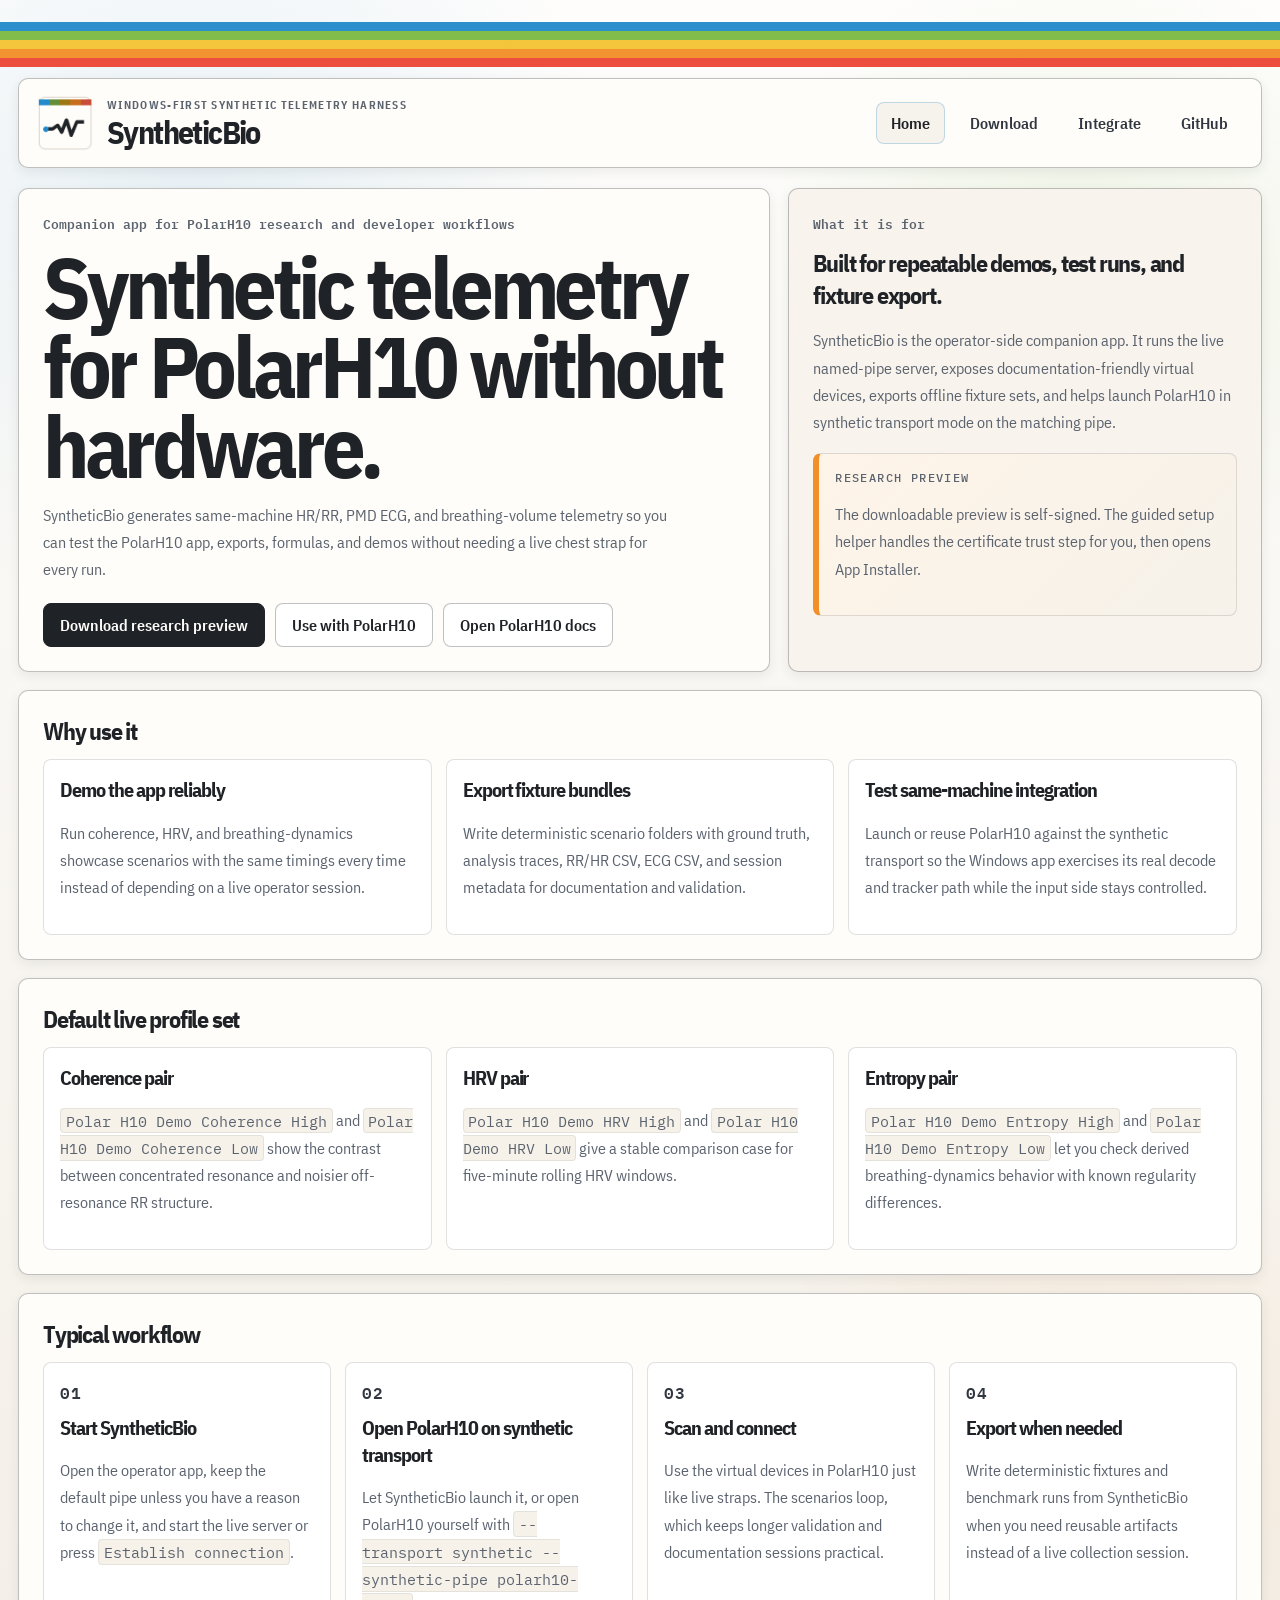
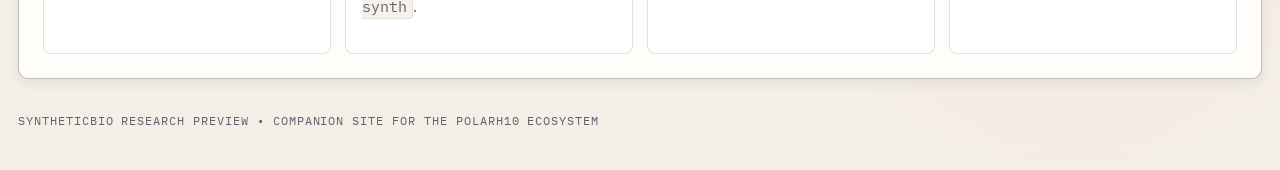
<file: docs/index.html>
<!DOCTYPE html>
<html lang="en">
<head>
  <meta charset="utf-8" />
  <meta name="viewport" content="width=device-width, initial-scale=1" />
  <title>SyntheticBio</title>
  <meta name="description" content="Windows-first synthetic HR/RR, PMD ECG, and breathing telemetry harness for same-machine PolarH10 testing." />
  <link rel="icon" href="assets/syntheticbio-stripe-mark.png" type="image/png" />
  <link rel="stylesheet" href="assets/site.css" />
</head>
<body>
  <div class="site-shell">
    <header class="site-header">
      <a class="brand" href="./index.html">
        <img src="assets/syntheticbio-stripe-mark.png" alt="SyntheticBio mark" />
        <div class="brand-copy">
          <span>Windows-first synthetic telemetry harness</span>
          <strong>SyntheticBio</strong>
        </div>
      </a>
      <nav class="top-nav" aria-label="Primary">
        <a class="active" href="./index.html">Home</a>
        <a href="./download.html">Download</a>
        <a href="./integration.html">Integrate</a>
        <a href="https://github.com/MesmerPrism/SyntheticBio">GitHub</a>
      </nav>
    </header>

    <main class="layout">
      <section class="hero">
        <article class="panel hero-copy">
          <div class="page-marker">Companion app for PolarH10 research and developer workflows</div>
          <h1>Synthetic telemetry for PolarH10 without hardware.</h1>
          <p class="lead">SyntheticBio generates same-machine HR/RR, PMD ECG, and breathing-volume telemetry so you can test the PolarH10 app, exports, formulas, and demos without needing a live chest strap for every run.</p>
          <div class="button-row">
            <a class="button primary" href="./download.html">Download research preview</a>
            <a class="button" href="./integration.html">Use with PolarH10</a>
            <a class="button" href="https://mesmerprism.github.io/PolarH10/">Open PolarH10 docs</a>
          </div>
        </article>

        <aside class="panel hero-aside">
          <div class="page-marker">What it is for</div>
          <h2>Built for repeatable demos, test runs, and fixture export.</h2>
          <p>SyntheticBio is the operator-side companion app. It runs the live named-pipe server, exposes documentation-friendly virtual devices, exports offline fixture sets, and helps launch PolarH10 in synthetic transport mode on the matching pipe.</p>
          <div class="note-card">
            <span class="caption-title">Research Preview</span>
            <p>The downloadable preview is self-signed. The guided setup helper handles the certificate trust step for you, then opens App Installer.</p>
          </div>
        </aside>
      </section>

      <section class="panel">
        <h2>Why use it</h2>
        <div class="card-grid">
          <article class="card">
            <h3>Demo the app reliably</h3>
            <p>Run coherence, HRV, and breathing-dynamics showcase scenarios with the same timings every time instead of depending on a live operator session.</p>
          </article>
          <article class="card">
            <h3>Export fixture bundles</h3>
            <p>Write deterministic scenario folders with ground truth, analysis traces, RR/HR CSV, ECG CSV, and session metadata for documentation and validation.</p>
          </article>
          <article class="card">
            <h3>Test same-machine integration</h3>
            <p>Launch or reuse PolarH10 against the synthetic transport so the Windows app exercises its real decode and tracker path while the input side stays controlled.</p>
          </article>
        </div>
      </section>

      <section class="panel">
        <h2>Default live profile set</h2>
        <div class="card-grid">
          <article class="card">
            <h3>Coherence pair</h3>
            <p><code>Polar H10 Demo Coherence High</code> and <code>Polar H10 Demo Coherence Low</code> show the contrast between concentrated resonance and noisier off-resonance RR structure.</p>
          </article>
          <article class="card">
            <h3>HRV pair</h3>
            <p><code>Polar H10 Demo HRV High</code> and <code>Polar H10 Demo HRV Low</code> give a stable comparison case for five-minute rolling HRV windows.</p>
          </article>
          <article class="card">
            <h3>Entropy pair</h3>
            <p><code>Polar H10 Demo Entropy High</code> and <code>Polar H10 Demo Entropy Low</code> let you check derived breathing-dynamics behavior with known regularity differences.</p>
          </article>
        </div>
      </section>

      <section class="panel">
        <h2>Typical workflow</h2>
        <div class="step-grid">
          <article class="step-card">
            <span class="step-no">01</span>
            <h3>Start SyntheticBio</h3>
            <p>Open the operator app, keep the default pipe unless you have a reason to change it, and start the live server or press <code>Establish connection</code>.</p>
          </article>
          <article class="step-card">
            <span class="step-no">02</span>
            <h3>Open PolarH10 on synthetic transport</h3>
            <p>Let SyntheticBio launch it, or open PolarH10 yourself with <code>--transport synthetic --synthetic-pipe polarh10-synth</code>.</p>
          </article>
          <article class="step-card">
            <span class="step-no">03</span>
            <h3>Scan and connect</h3>
            <p>Use the virtual devices in PolarH10 just like live straps. The scenarios loop, which keeps longer validation and documentation sessions practical.</p>
          </article>
          <article class="step-card">
            <span class="step-no">04</span>
            <h3>Export when needed</h3>
            <p>Write deterministic fixtures and benchmark runs from SyntheticBio when you need reusable artifacts instead of a live collection session.</p>
          </article>
        </div>
      </section>
    </main>

    <footer class="footer">
      SyntheticBio research preview • companion site for the PolarH10 ecosystem
    </footer>
  </div>
</body>
</html>
</file>
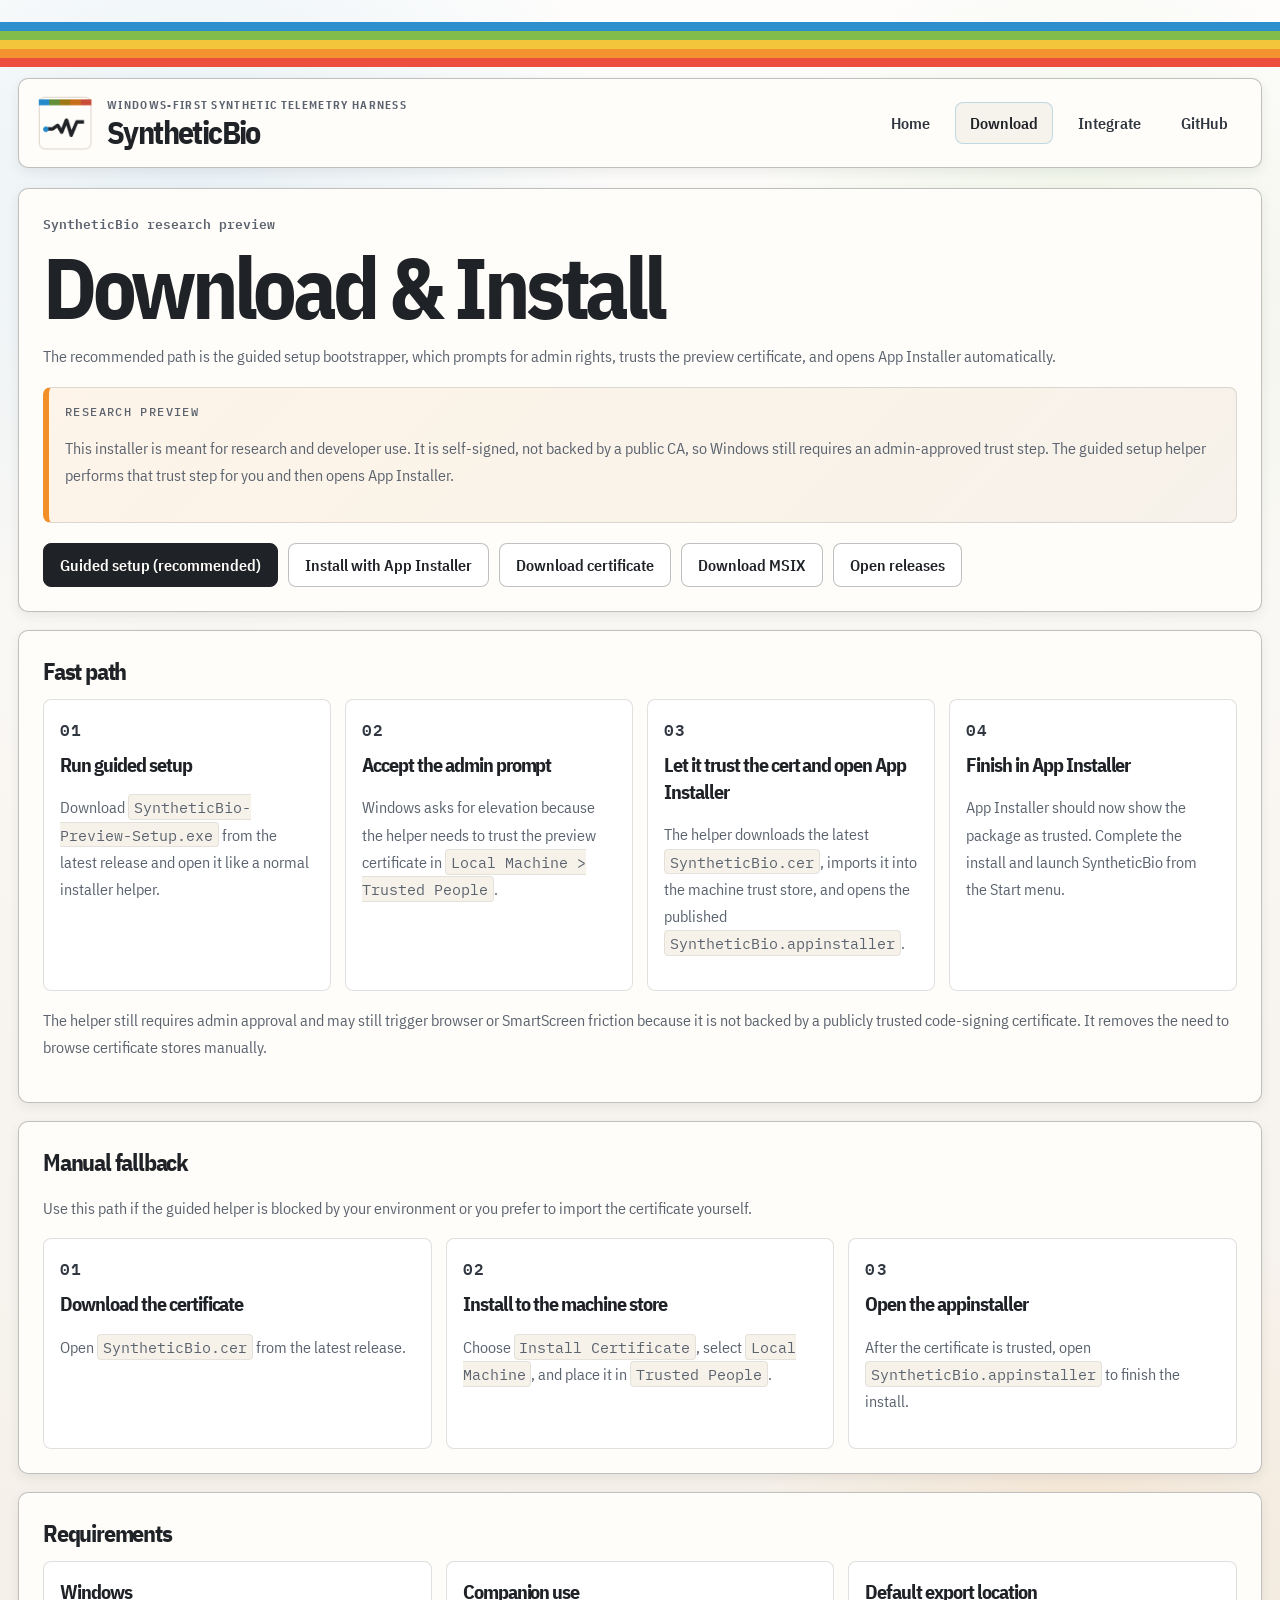
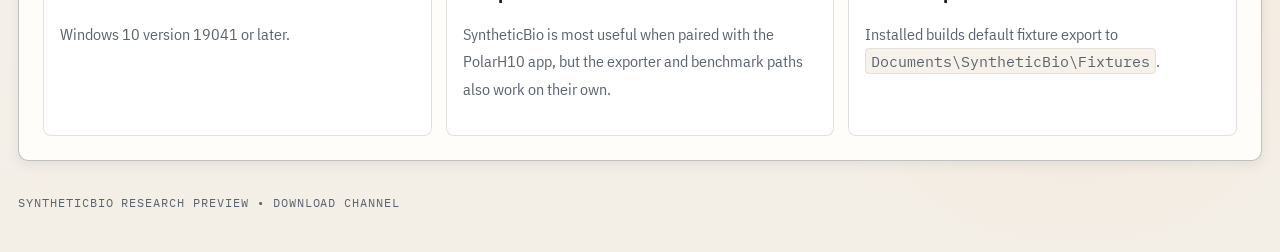
<file: docs/download.html>
<!DOCTYPE html>
<html lang="en">
<head>
  <meta charset="utf-8" />
  <meta name="viewport" content="width=device-width, initial-scale=1" />
  <title>Download & Install | SyntheticBio</title>
  <meta name="description" content="Install the SyntheticBio Windows research preview from the latest public release using the guided setup bootstrapper." />
  <link rel="icon" href="assets/syntheticbio-stripe-mark.png" type="image/png" />
  <link rel="stylesheet" href="assets/site.css" />
</head>
<body>
  <div class="site-shell">
    <header class="site-header">
      <a class="brand" href="./index.html">
        <img src="assets/syntheticbio-stripe-mark.png" alt="SyntheticBio mark" />
        <div class="brand-copy">
          <span>Windows-first synthetic telemetry harness</span>
          <strong>SyntheticBio</strong>
        </div>
      </a>
      <nav class="top-nav" aria-label="Primary">
        <a href="./index.html">Home</a>
        <a class="active" href="./download.html">Download</a>
        <a href="./integration.html">Integrate</a>
        <a href="https://github.com/MesmerPrism/SyntheticBio">GitHub</a>
      </nav>
    </header>

    <main class="layout">
      <section class="panel">
        <div class="page-marker">SyntheticBio research preview</div>
        <h1 class="page-title">Download & Install</h1>
        <p class="page-intro">The recommended path is the guided setup bootstrapper, which prompts for admin rights, trusts the preview certificate, and opens App Installer automatically.</p>

        <div class="note-card">
          <span class="caption-title">Research Preview</span>
          <p>This installer is meant for research and developer use. It is self-signed, not backed by a public CA, so Windows still requires an admin-approved trust step. The guided setup helper performs that trust step for you and then opens App Installer.</p>
        </div>

        <div class="button-row">
          <a class="button primary" href="https://github.com/MesmerPrism/SyntheticBio/releases/latest/download/SyntheticBio-Preview-Setup.exe">Guided setup (recommended)</a>
          <a class="button" href="ms-appinstaller:?source=https://github.com/MesmerPrism/SyntheticBio/releases/latest/download/SyntheticBio.appinstaller">Install with App Installer</a>
          <a class="button" href="https://github.com/MesmerPrism/SyntheticBio/releases/latest/download/SyntheticBio.cer">Download certificate</a>
          <a class="button" href="https://github.com/MesmerPrism/SyntheticBio/releases/latest/download/SyntheticBio.msix">Download MSIX</a>
          <a class="button" href="https://github.com/MesmerPrism/SyntheticBio/releases">Open releases</a>
        </div>
      </section>

      <section class="panel">
        <h2>Fast path</h2>
        <div class="step-grid">
          <article class="step-card">
            <span class="step-no">01</span>
            <h3>Run guided setup</h3>
            <p>Download <code>SyntheticBio-Preview-Setup.exe</code> from the latest release and open it like a normal installer helper.</p>
          </article>
          <article class="step-card">
            <span class="step-no">02</span>
            <h3>Accept the admin prompt</h3>
            <p>Windows asks for elevation because the helper needs to trust the preview certificate in <code>Local Machine &gt; Trusted People</code>.</p>
          </article>
          <article class="step-card">
            <span class="step-no">03</span>
            <h3>Let it trust the cert and open App Installer</h3>
            <p>The helper downloads the latest <code>SyntheticBio.cer</code>, imports it into the machine trust store, and opens the published <code>SyntheticBio.appinstaller</code>.</p>
          </article>
          <article class="step-card">
            <span class="step-no">04</span>
            <h3>Finish in App Installer</h3>
            <p>App Installer should now show the package as trusted. Complete the install and launch SyntheticBio from the Start menu.</p>
          </article>
        </div>
        <p>The helper still requires admin approval and may still trigger browser or SmartScreen friction because it is not backed by a publicly trusted code-signing certificate. It removes the need to browse certificate stores manually.</p>
      </section>

      <section class="panel">
        <h2>Manual fallback</h2>
        <p>Use this path if the guided helper is blocked by your environment or you prefer to import the certificate yourself.</p>
        <div class="step-grid">
          <article class="step-card">
            <span class="step-no">01</span>
            <h3>Download the certificate</h3>
            <p>Open <code>SyntheticBio.cer</code> from the latest release.</p>
          </article>
          <article class="step-card">
            <span class="step-no">02</span>
            <h3>Install to the machine store</h3>
            <p>Choose <code>Install Certificate</code>, select <code>Local Machine</code>, and place it in <code>Trusted People</code>.</p>
          </article>
          <article class="step-card">
            <span class="step-no">03</span>
            <h3>Open the appinstaller</h3>
            <p>After the certificate is trusted, open <code>SyntheticBio.appinstaller</code> to finish the install.</p>
          </article>
        </div>
      </section>

      <section class="panel">
        <h2>Requirements</h2>
        <div class="card-grid">
          <article class="card">
            <h3>Windows</h3>
            <p>Windows 10 version 19041 or later.</p>
          </article>
          <article class="card">
            <h3>Companion use</h3>
            <p>SyntheticBio is most useful when paired with the PolarH10 app, but the exporter and benchmark paths also work on their own.</p>
          </article>
          <article class="card">
            <h3>Default export location</h3>
            <p>Installed builds default fixture export to <code>Documents\SyntheticBio\Fixtures</code>.</p>
          </article>
        </div>
      </section>
    </main>

    <footer class="footer">
      SyntheticBio research preview • download channel
    </footer>
  </div>
</body>
</html>
</file>
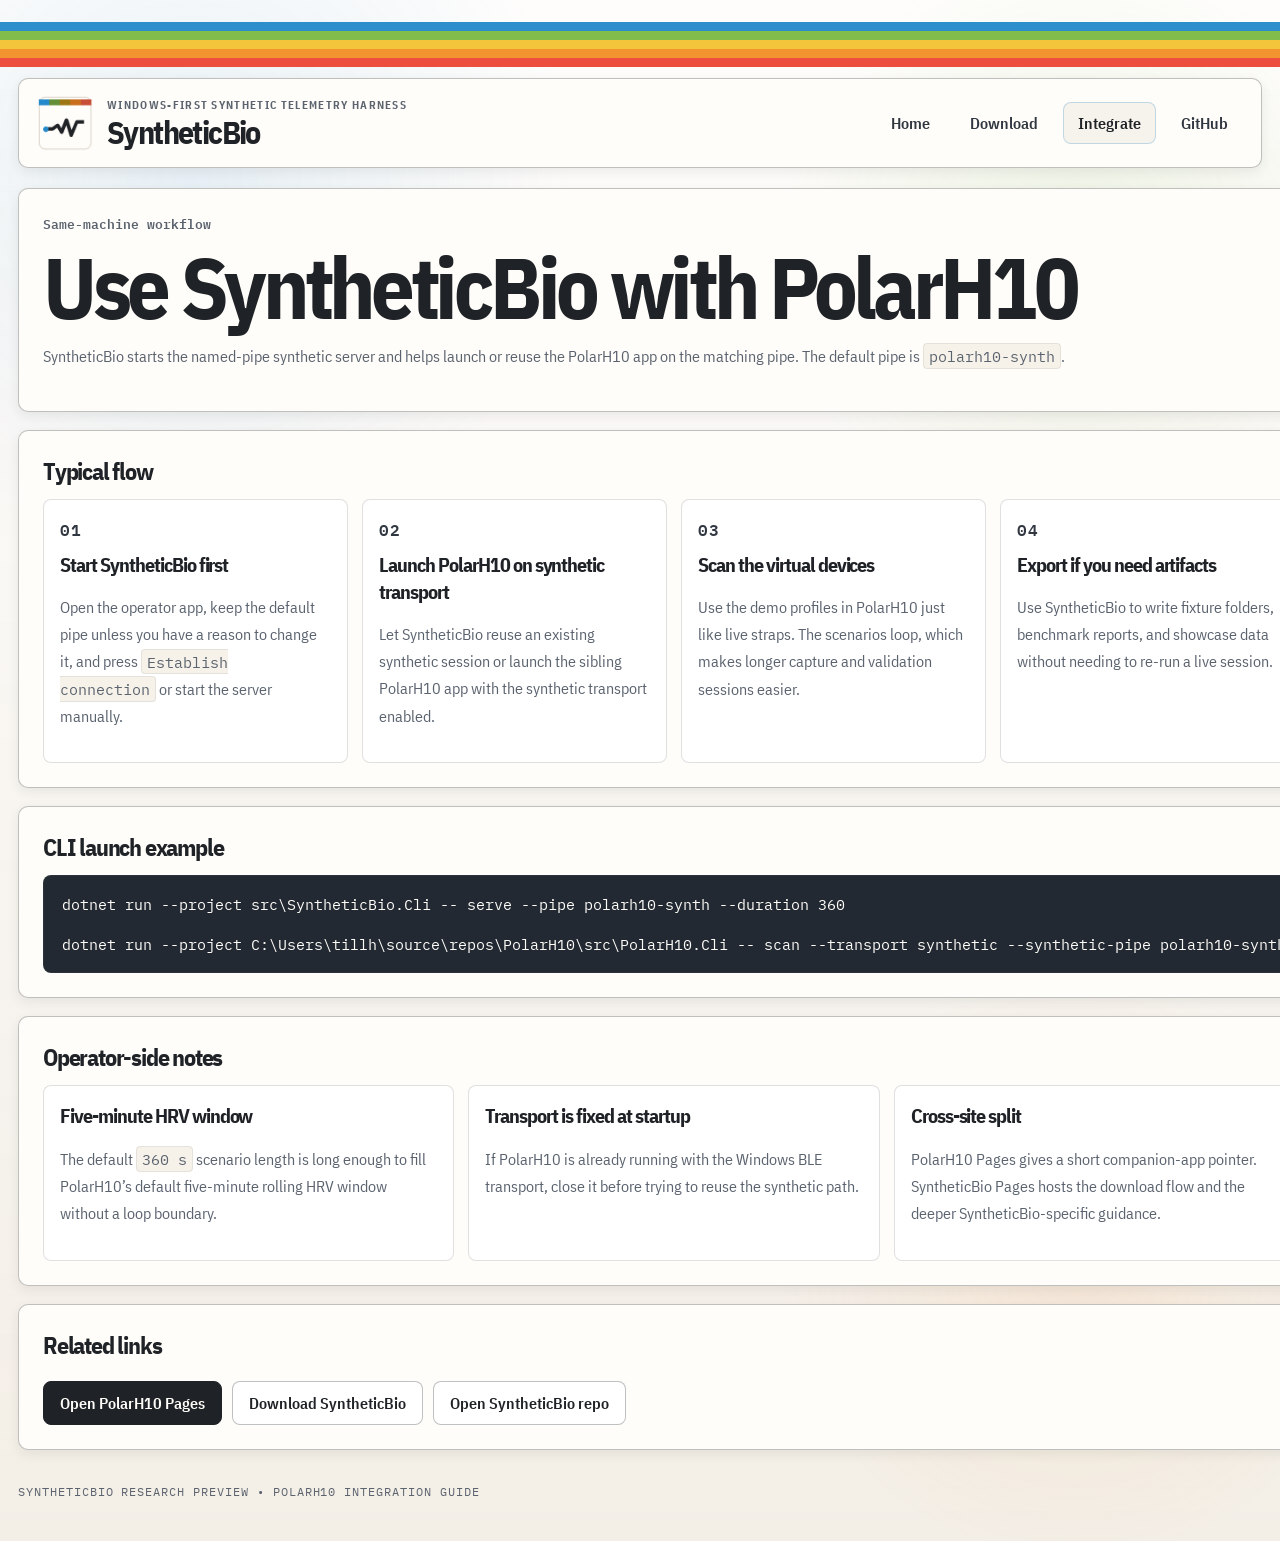
<file: docs/integration.html>
<!DOCTYPE html>
<html lang="en">
<head>
  <meta charset="utf-8" />
  <meta name="viewport" content="width=device-width, initial-scale=1" />
  <title>Use With PolarH10 | SyntheticBio</title>
  <meta name="description" content="Run SyntheticBio and PolarH10 together for same-machine synthetic transport sessions." />
  <link rel="icon" href="assets/syntheticbio-stripe-mark.png" type="image/png" />
  <link rel="stylesheet" href="assets/site.css" />
</head>
<body>
  <div class="site-shell">
    <header class="site-header">
      <a class="brand" href="./index.html">
        <img src="assets/syntheticbio-stripe-mark.png" alt="SyntheticBio mark" />
        <div class="brand-copy">
          <span>Windows-first synthetic telemetry harness</span>
          <strong>SyntheticBio</strong>
        </div>
      </a>
      <nav class="top-nav" aria-label="Primary">
        <a href="./index.html">Home</a>
        <a href="./download.html">Download</a>
        <a class="active" href="./integration.html">Integrate</a>
        <a href="https://github.com/MesmerPrism/SyntheticBio">GitHub</a>
      </nav>
    </header>

    <main class="layout">
      <section class="panel">
        <div class="page-marker">Same-machine workflow</div>
        <h1 class="page-title">Use SyntheticBio with PolarH10</h1>
        <p class="page-intro">SyntheticBio starts the named-pipe synthetic server and helps launch or reuse the PolarH10 app on the matching pipe. The default pipe is <code>polarh10-synth</code>.</p>
      </section>

      <section class="panel">
        <h2>Typical flow</h2>
        <div class="step-grid">
          <article class="step-card">
            <span class="step-no">01</span>
            <h3>Start SyntheticBio first</h3>
            <p>Open the operator app, keep the default pipe unless you have a reason to change it, and press <code>Establish connection</code> or start the server manually.</p>
          </article>
          <article class="step-card">
            <span class="step-no">02</span>
            <h3>Launch PolarH10 on synthetic transport</h3>
            <p>Let SyntheticBio reuse an existing synthetic session or launch the sibling PolarH10 app with the synthetic transport enabled.</p>
          </article>
          <article class="step-card">
            <span class="step-no">03</span>
            <h3>Scan the virtual devices</h3>
            <p>Use the demo profiles in PolarH10 just like live straps. The scenarios loop, which makes longer capture and validation sessions easier.</p>
          </article>
          <article class="step-card">
            <span class="step-no">04</span>
            <h3>Export if you need artifacts</h3>
            <p>Use SyntheticBio to write fixture folders, benchmark reports, and showcase data without needing to re-run a live session.</p>
          </article>
        </div>
      </section>

      <section class="panel">
        <h2>CLI launch example</h2>
        <pre><code>dotnet run --project src\SyntheticBio.Cli -- serve --pipe polarh10-synth --duration 360

dotnet run --project C:\Users\tillh\source\repos\PolarH10\src\PolarH10.Cli -- scan --transport synthetic --synthetic-pipe polarh10-synth</code></pre>
      </section>

      <section class="panel">
        <h2>Operator-side notes</h2>
        <div class="card-grid">
          <article class="card">
            <h3>Five-minute HRV window</h3>
            <p>The default <code>360 s</code> scenario length is long enough to fill PolarH10’s default five-minute rolling HRV window without a loop boundary.</p>
          </article>
          <article class="card">
            <h3>Transport is fixed at startup</h3>
            <p>If PolarH10 is already running with the Windows BLE transport, close it before trying to reuse the synthetic path.</p>
          </article>
          <article class="card">
            <h3>Cross-site split</h3>
            <p>PolarH10 Pages gives a short companion-app pointer. SyntheticBio Pages hosts the download flow and the deeper SyntheticBio-specific guidance.</p>
          </article>
        </div>
      </section>

      <section class="panel">
        <h2>Related links</h2>
        <div class="button-row">
          <a class="button primary" href="https://mesmerprism.github.io/PolarH10/">Open PolarH10 Pages</a>
          <a class="button" href="./download.html">Download SyntheticBio</a>
          <a class="button" href="https://github.com/MesmerPrism/SyntheticBio">Open SyntheticBio repo</a>
        </div>
      </section>
    </main>

    <footer class="footer">
      SyntheticBio research preview • PolarH10 integration guide
    </footer>
  </div>
</body>
</html>
</file>
<file: docs/assets/site.css>
@import url('https://fonts.googleapis.com/css2?family=IBM+Plex+Sans+Condensed:wght@400;500;600;700&family=IBM+Plex+Mono:wght@400;500&display=swap');

:root {
  --canvas: #f3eee6;
  --paper: #fffdf9;
  --paper-2: #f8f3ec;
  --line: rgba(83, 87, 90, 0.18);
  --line-strong: rgba(67, 71, 75, 0.34);
  --ink: #1f2226;
  --ink-soft: #313741;
  --ink-muted: #5b636f;
  --blue: #258acb;
  --green: #7dba44;
  --yellow: #f3c333;
  --orange: #f28f28;
  --red: #ec4736;
  --focus: rgba(37, 138, 203, 0.28);
  --shadow: 0 4px 12px rgba(39, 45, 53, 0.08);
  --radius-lg: 10px;
  --radius-md: 8px;
  --max-width: 1280px;
}

*,
*::before,
*::after {
  box-sizing: border-box;
}

body {
  margin: 0;
  min-height: 100vh;
  font-family: 'IBM Plex Sans Condensed', sans-serif;
  color: var(--ink);
  background:
    radial-gradient(circle at 15% 12%, rgba(37, 138, 203, 0.1), transparent 22%),
    radial-gradient(circle at 84% 16%, rgba(125, 186, 68, 0.12), transparent 18%),
    radial-gradient(circle at 84% 82%, rgba(242, 143, 40, 0.1), transparent 18%),
    linear-gradient(180deg, rgba(255, 255, 255, 0.88), rgba(243, 238, 230, 0.98)),
    repeating-linear-gradient(180deg, transparent 0 47px, rgba(70, 75, 80, 0.04) 47px 48px);
  background-color: var(--canvas);
}

body::before {
  content: '';
  position: fixed;
  inset: 0 0 auto;
  height: 108px;
  pointer-events: none;
  background:
    linear-gradient(
      180deg,
      transparent 0 22px,
      var(--blue) 22px 31px,
      var(--green) 31px 40px,
      var(--yellow) 40px 49px,
      var(--orange) 49px 58px,
      var(--red) 58px 67px,
      transparent 67px 100%
    );
  opacity: 0.96;
}

a {
  color: inherit;
  text-decoration: none;
}

a:focus-visible,
button:focus-visible {
  outline: 3px solid var(--focus);
  outline-offset: 3px;
}

.site-shell {
  position: relative;
  z-index: 1;
  width: min(100% - 36px, var(--max-width));
  margin: 0 auto;
  padding: 78px 0 42px;
}

.site-header,
.panel {
  border: 1px solid var(--line-strong);
  border-radius: var(--radius-lg);
  background: var(--paper);
  box-shadow: var(--shadow);
}

.site-header {
  display: flex;
  align-items: center;
  justify-content: space-between;
  gap: 18px;
  padding: 16px 18px;
}

.brand {
  display: flex;
  align-items: center;
  gap: 14px;
}

.brand img {
  width: 56px;
  height: 56px;
  display: block;
}

.brand-copy span {
  display: block;
  margin-bottom: 4px;
  font-size: 11px;
  font-weight: 700;
  letter-spacing: 0.12em;
  text-transform: uppercase;
  color: var(--ink-muted);
}

.brand-copy strong {
  display: block;
  font-size: 2rem;
  line-height: 1;
  letter-spacing: -0.05em;
}

.top-nav {
  display: flex;
  align-items: center;
  gap: 10px;
  flex-wrap: wrap;
}

.top-nav a {
  display: inline-flex;
  align-items: center;
  justify-content: center;
  min-height: 42px;
  padding: 0 14px;
  border: 1px solid transparent;
  border-radius: var(--radius-md);
  color: var(--ink-soft);
  font-size: 1rem;
  font-weight: 600;
  transition: background-color 160ms ease, border-color 160ms ease, color 160ms ease;
}

.top-nav a.active,
.top-nav a:hover {
  border-color: rgba(37, 138, 203, 0.26);
  background: rgba(243, 238, 230, 0.72);
  color: var(--ink);
}

.layout {
  display: grid;
  gap: 18px;
  margin-top: 20px;
}

.hero {
  display: grid;
  grid-template-columns: minmax(0, 1.35fr) minmax(320px, 0.85fr);
  gap: 18px;
}

.panel {
  padding: 24px;
}

.page-marker,
.caption-title,
.step-no {
  font-family: 'IBM Plex Mono', monospace;
}

.page-marker {
  margin: 0 0 12px;
  font-size: 0.82rem;
  font-weight: 600;
  color: var(--ink-muted);
}

.page-title,
h1,
h2,
h3 {
  margin: 0 0 12px;
  letter-spacing: -0.05em;
}

.page-title,
.hero h1 {
  font-size: clamp(2.9rem, 7vw, 5.4rem);
  line-height: 0.92;
}

.page-intro,
.lead,
.panel p,
.panel li {
  color: var(--ink-muted);
  font-size: 1.03rem;
  line-height: 1.65;
}

.hero-copy .lead {
  max-width: 40rem;
}

.hero-aside {
  background: var(--paper-2);
}

.button-row {
  display: flex;
  flex-wrap: wrap;
  gap: 10px;
  margin-top: 20px;
}

.button {
  display: inline-flex;
  align-items: center;
  justify-content: center;
  min-height: 44px;
  padding: 0 16px;
  border: 1px solid var(--line-strong);
  border-radius: var(--radius-md);
  background: rgba(255, 255, 255, 0.9);
  color: var(--ink);
  font-size: 0.98rem;
  font-weight: 600;
  transition: background-color 160ms ease, border-color 160ms ease, color 160ms ease;
}

.button:hover {
  background: var(--paper);
  border-color: rgba(37, 138, 203, 0.32);
}

.button.primary {
  background: var(--ink);
  border-color: var(--ink);
  color: var(--paper);
}

.button.primary:hover {
  background: #2b3138;
  border-color: #2b3138;
}

.card-grid,
.step-grid {
  display: grid;
  gap: 14px;
}

.card-grid {
  grid-template-columns: repeat(auto-fit, minmax(230px, 1fr));
}

.step-grid {
  grid-template-columns: repeat(auto-fit, minmax(220px, 1fr));
}

.card,
.step-card,
.note-card {
  border: 1px solid var(--line);
  border-radius: var(--radius-md);
  background: rgba(255, 255, 255, 0.92);
  padding: 16px;
}

.card h3,
.step-card h3 {
  font-size: 1.28rem;
}

.note-card {
  border-left: 6px solid var(--orange);
  background:
    linear-gradient(135deg, rgba(242, 143, 40, 0.08), rgba(246, 241, 233, 0.96)),
    var(--paper);
}

.caption-title {
  display: block;
  margin-bottom: 8px;
  font-size: 0.72rem;
  font-weight: 500;
  letter-spacing: 0.12em;
  text-transform: uppercase;
  color: var(--ink-muted);
}

.step-no {
  display: block;
  margin-bottom: 8px;
  font-size: 1rem;
  font-weight: 600;
  letter-spacing: 0.08em;
  color: var(--ink-soft);
}

pre,
code {
  font-family: 'IBM Plex Mono', monospace;
}

pre {
  margin: 0;
  padding: 18px;
  overflow: auto;
  border: 1px solid var(--line-strong);
  border-radius: var(--radius-md);
  background: #222932;
  color: var(--paper);
}

code {
  background: rgba(246, 241, 233, 0.92);
  border: 1px solid rgba(31, 34, 38, 0.08);
  border-radius: 4px;
  padding: 0.12rem 0.3rem;
  font-size: 0.92em;
}

pre code {
  background: transparent;
  border: 0;
  padding: 0;
  color: inherit;
}

.footer {
  margin-top: 20px;
  padding: 14px 0 0;
  font-family: 'IBM Plex Mono', monospace;
  font-size: 12px;
  letter-spacing: 0.08em;
  text-transform: uppercase;
  color: var(--ink-muted);
}

@media (max-width: 920px) {
  .hero {
    grid-template-columns: 1fr;
  }
}

@media (max-width: 680px) {
  body::before {
    height: 92px;
  }

  .site-shell {
    width: min(100% - 20px, var(--max-width));
    padding-top: 58px;
  }

  .site-header {
    flex-direction: column;
    align-items: stretch;
    padding: 14px 16px;
  }

  .top-nav {
    display: grid;
    grid-template-columns: repeat(2, minmax(0, 1fr));
  }

  .top-nav a,
  .button {
    width: 100%;
  }

  .panel {
    padding: 18px;
  }

  .page-title,
  .hero h1 {
    font-size: clamp(2.2rem, 12vw, 3.8rem);
  }

  .button-row {
    display: grid;
    grid-template-columns: 1fr;
  }

  .card-grid,
  .step-grid {
    grid-template-columns: 1fr;
  }
}
</file>
